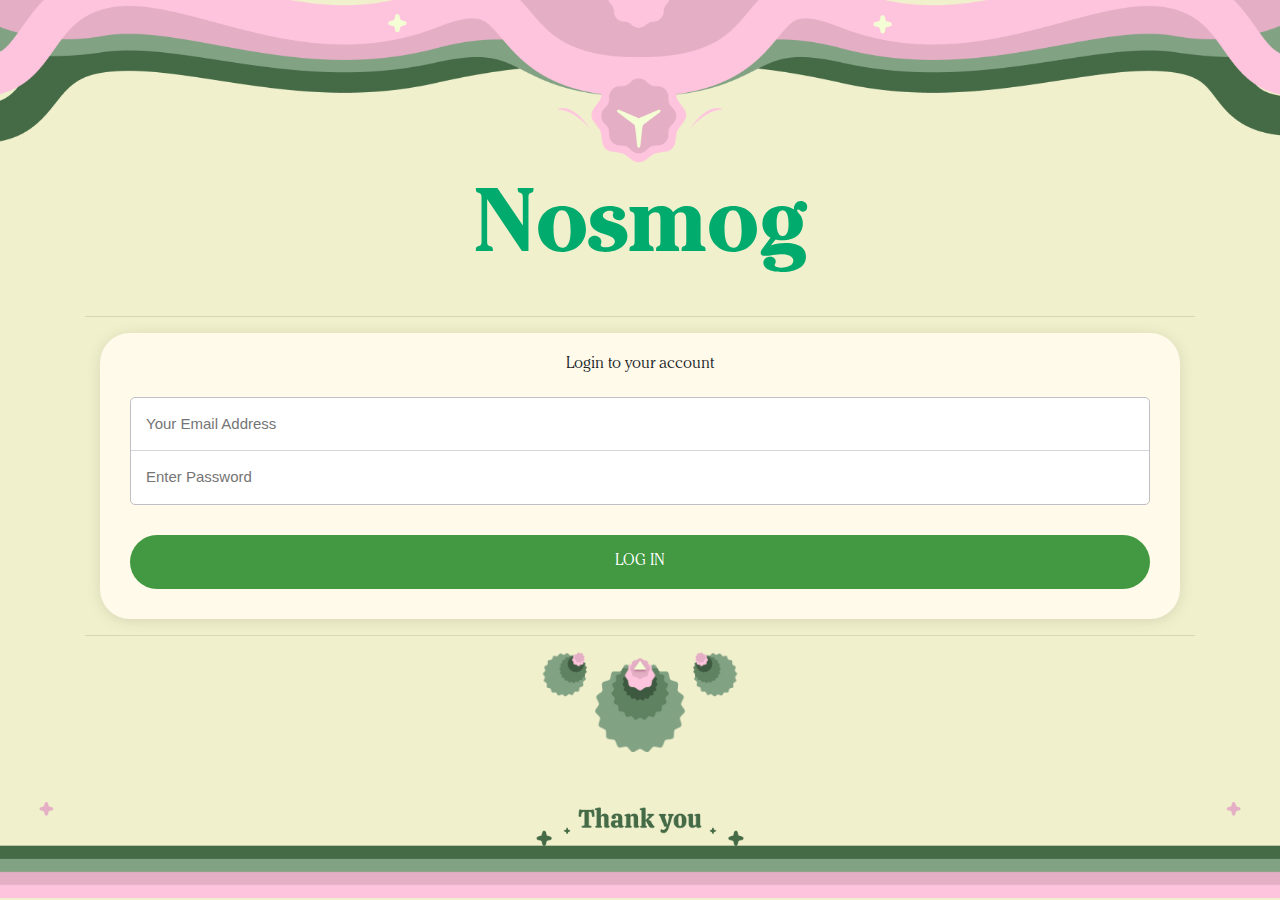
<file: login.html>
<!DOCTYPE html>
<html lang="en">

<head>
  <meta charset="UTF-8">
  <meta name="viewport" content="width=device-width, initial-scale=1.0">
  <title>My Portfolio</title>

  <link rel="preconnect" href="https://fonts.googleapis.com">
  <link rel="preconnect" href="https://fonts.gstatic.com" crossorigin>
  <link href="https://fonts.googleapis.com/css2?family=Frijole&family=Micro+5+Charted&display=swap" rel="stylesheet">

  <link rel="stylesheet" href="https://stackpath.bootstrapcdn.com/bootstrap/4.5.2/css/bootstrap.min.css">
  <link rel="stylesheet" href="login.css">
  <link rel="stylesheet" href="https://cdnjs.cloudflare.com/ajax/libs/animate.css/4.1.1/animate.min.css" />
</head>

<body>



  <!-- header -->
  <header class="container-fluid rotcir pl-0 pr-0">
    <div class="row" style="padding: 0px;">
      <div class="col-md-12" style="padding: 0%;">
        <img src="images/Topstripsu.png" class="img-fluid" alt="Topstrip">
      </div>
    </div>


    <div class="container">
      <a href="home.html">
        <div class="row logotext">
          Nosmog </div>
      </a>
  </header>





  <!-- Body -->
  <section class="container">

    <hr class="featurette-divider" style="margin: 1rem 0;">





    <div class="container-fluid loginbg">
      <div class="col-md-12 col-xs-12 login-box">
        <div>
          <p class="commenttxt">Login to your account</p>
        </div>
        <form class="login-login-form">

          <fieldset class="login-input-container">
            <div class="login-input-item">
              <input type="email" class="login-user-input-email login-user-input" name="email"
                placeholder="Your Email Address">
            </div>
            <div class="login-input-item">
              <input type="password" class="login-user-input-password login-user-input" name="password"
                placeholder="Enter Password">
            </div>
          </fieldset>
          <fieldset class="login-login-button-container">
            <button class="login-login-button">Log in</button>
          </fieldset>
        </form>
      </div>
    </div>


    <hr class="featurette-divider" style="margin: 1rem 0;">


    <div class="baktotop">
      <a href="#">
        <img src="images/back to top.png" style="height: 100px; margin-bottom: 50px;" class="centered-image">
      </a>
    </div>

  </section>






















  <footer>
    <div class="row" style="padding: 0px;">
      <div class="col-md-12" style="padding: 0%;">
        <img src="images/footersu.png" class="img-fluid" alt="Topstrip">
      </div>
    </div>
  </footer>
</body>

</html>
</file>
<file: login.css>
.commenttxt {
  font-family: cheelight;
  text-align: center;
}

.h1 {
  font-family: chee;
}

.baktotop {
  text-align: center;
  animation: bobbing 3s infinite ease-in-out;
  cursor: url(images/Handcur.png);
}

@keyframes bobbing {
  0% {
    transform: translateY(0px);
  }

  50% {
    transform: translateY(30px);
  }

  100% {
    transform: translateY(0px);
  }
}

.login-container {
  box-sizing: border-box;
  background: #feedf6;
  background: -webkit-gradient(linear, left top, right bottom, from(#feedf6), to(#fcf0e2));
  background: -webkit-linear-gradient(top left, #feedf6, #fcf0e2);
  background: linear-gradient(to bottom right, #feedf6, #fcf0e2);
  text-align: center;
  padding-top: 30px;
  position: relative;
  padding-bottom: 40px
}

footer {
  background-size: cover;
  font-family: 'Arial Narrow Bold', sans-serif;
  text-align: center;
  font-size: 30px;
  border-radius: 0px;


  position: staticx;
  bottom: 0;
  left: 0;
  width: 100%;
}

html {
  scroll-behavior: smooth;
}

body {
  background-color: #f0f0cc;
  overflow-x: hidden;
  cursor: url(images/cur.png), auto;
}

button:hover,
.baktotop :hover {
  cursor: url(images/Handcur.png), auto;

}

.login-box {
  background-color: #fffae9;
  box-shadow: 0 2px 15px rgba(0, 0, 0, .1);
  padding: 20px 10px;
  border-radius: 30px;
}

.login-button-container {
  margin-top: 10px;
  margin-bottom: 40px
}

.login-button:focus {
  outline: 0
}

.login-button:hover {
  box-shadow: 0 2px 5px #eaeaec
}

.login-input-container {
  margin: 20px;
  border: 1px solid #bfc0c6;
  border-radius: 5px;
  padding: 0
}

.login-input-container:hover {
  box-shadow: 0 2px 5px #eaeaec
}

.login-user-input {
  display: block;
  color: #282c3f;
  padding-right: 40px;
  font-size: 15px;
  width: 100%;
  border: 0;
  padding: 15px
}

.login-user-input-email {
  border-top-left-radius: 5px;
  border-top-right-radius: 5px
}

.login-user-input-password {
  border-top: 1px solid #d5d6d9;
  border-bottom-left-radius: 5px;
  border-bottom-right-radius: 5px
}

.login-login-button-container {
  padding: 10px 20px;
  margin: 0;
  border: 0
}

.login-login-button {
  background-color: #429941;
  color: #fff;
  padding: 15px;
  display: block;
  width: 100%;
  border: 0;
  text-transform: uppercase;
  border-radius: 30px;
  font-family: cheelight;
}

.login-login-button:hover {
  background: #6ecd26;
}


@font-face {
  font-family: chee;
  src: url('Fonts/CheltenhamStdBold.otf');
}

@font-face {
  font-family: cheelight;
  src: url('Fonts/CheltenhamStdLight.otf');
}


.btnnav {
  font-family: 'Courier New', Courier, monospace;
  text-align: center;
  font-weight: bolder;
  font-size: 23px;

  background-color: #f0f0cc;
  border-color: #01ab6d;
  border-top-width: 20px;
  transition: color #004944 1s ease-in-out, background-color 1s ease-in-out;
  border-radius: 0.2rem;

  margin-top: 30px;
  padding: 10px;
}

.btnnav:hover {
  transform: translateY(-10px);
  border-color: #048f5c;
  background-color: #00AB6C;
  mix-blend-mode: difference;
  transition: 1s;
  cursor: url(images/Handcur.png);
  border-radius: 1rem;
}

.navtext {
  font-family: 'Segoe UI', Tahoma, Geneva, Verdana, sans-serif;
  text-align: center;
  float: right;
}

.logotext,
.logotexttopp {
  font-family: 'chee';
  text-align: center;
  font-size: 90px;
  display: flex;
  align-items: center;
  justify-content: space-around;
  padding: 0%;

  cursor: url(images/Handcur.png);
  color: #01ab6d;
}

.logotext:hover {
  filter: blur(100px);
  transition: 20s;
}

@media screen and (width > 768px) {
  .logotexttopp {
    display: none;
  }
}

@media screen and (width < 769px) {
  .btnnav {
    font-size: 16px;
  }

  .logotext {
    font-size: 30px;
  }
}

@media screen and (width < 426px) {

  .red-tri,
  .red-trir {
    width: 20px;
  }
}
</file>
